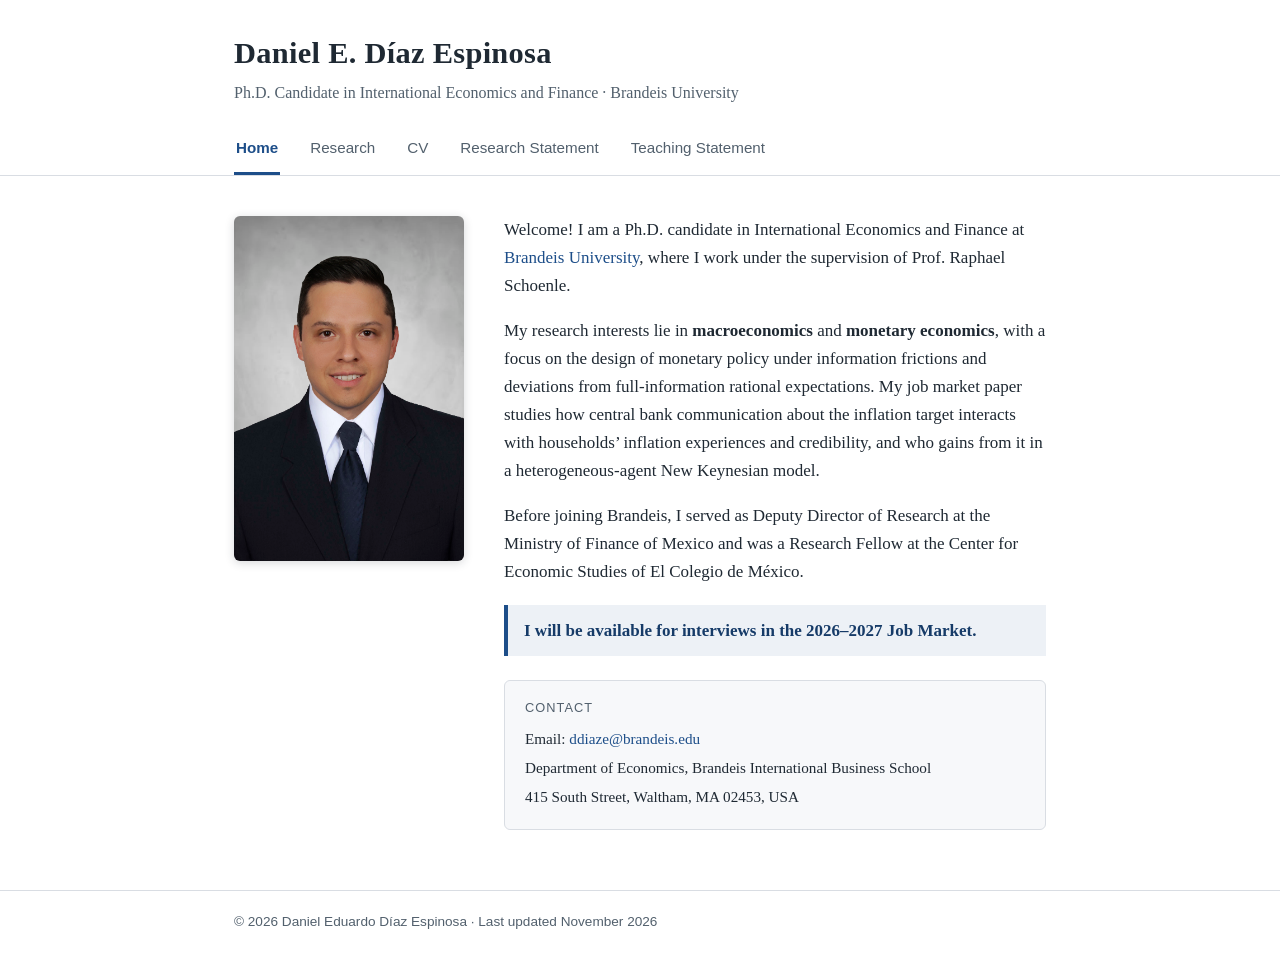
<file: index.html>
<!DOCTYPE html>
<html lang="en">
<head>
  <meta charset="utf-8">
  <meta name="viewport" content="width=device-width, initial-scale=1">
  <title>Daniel Díaz — Economist</title>
  <meta name="description" content="Daniel Eduardo Díaz Espinosa. Ph.D. candidate in International Economics and Finance at Brandeis University. Macroeconomics, monetary policy, and information frictions.">
  <link rel="stylesheet" href="css/style.css">
</head>
<body>

<header>
  <div class="header-inner">
    <p class="site-name"><a href="index.html">Daniel E. Díaz Espinosa</a></p>
    <p class="site-tagline">Ph.D. Candidate in International Economics and Finance · Brandeis University</p>
    <nav>
      <a href="index.html" class="active">Home</a>
      <a href="research.html">Research</a>
      <a href="cv.html">CV</a>
      <a href="research-statement.html">Research Statement</a>
      <a href="teaching-statement.html">Teaching Statement</a>
    </nav>
  </div>
</header>

<main>
  <div class="profile">
    <img src="images/profile.jpg" alt="Portrait of Daniel Díaz" class="profile-photo">
    <div class="profile-text">
      <p>Welcome! I am a Ph.D. candidate in International Economics and Finance at
      <a href="https://www.brandeis.edu/global/">Brandeis University</a>, where I work under the
      supervision of Prof. Raphael Schoenle.</p>

      <p>My research interests lie in <strong>macroeconomics</strong> and <strong>monetary
      economics</strong>, with a focus on the design of monetary policy under information
      frictions and deviations from full-information rational expectations. My job market
      paper studies how central bank communication about the inflation target interacts with
      households&rsquo; inflation experiences and credibility, and who gains from it in a
      heterogeneous-agent New Keynesian model.</p>

      <p>Before joining Brandeis, I served as Deputy Director of Research at the Ministry of
      Finance of Mexico and was a Research Fellow at the Center for Economic Studies of
      El Colegio de México.</p>

      <p class="availability"><strong>I will be available for interviews in the 2026&ndash;2027 Job Market.</strong></p>

      <div class="contact">
        <p class="label">Contact</p>
        <p>Email: <a href="mailto:ddiaze@brandeis.edu">ddiaze@brandeis.edu</a></p>
        <p>Department of Economics, Brandeis International Business School</p>
        <p>415 South Street, Waltham, MA 02453, USA</p>
      </div>
    </div>
  </div>
</main>

<footer>
  <div class="footer-inner">© 2026 Daniel Eduardo Díaz Espinosa · Last updated November 2026</div>
</footer>

</body>
</html>
</file>
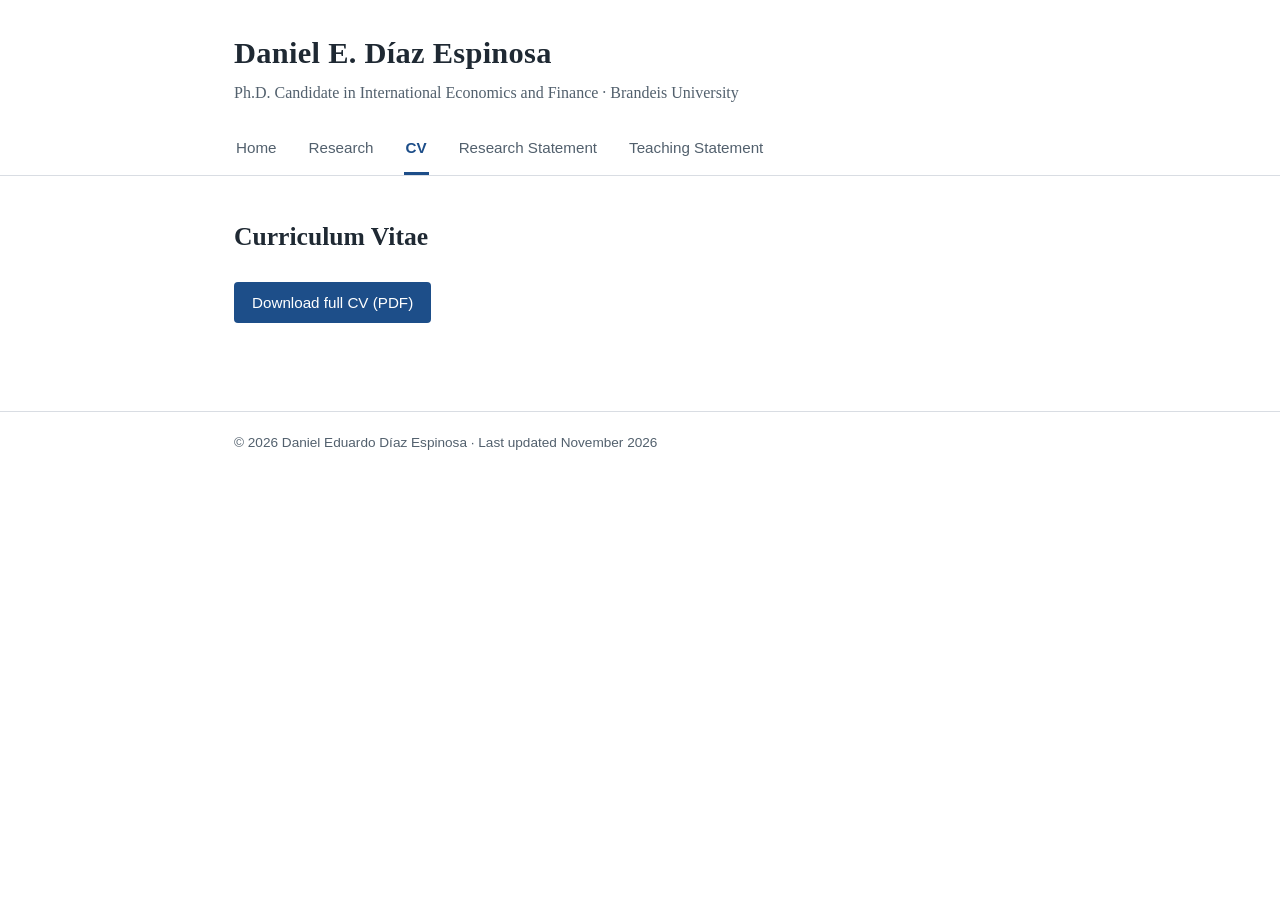
<file: cv.html>
<!DOCTYPE html>
<html lang="en">
<head>
  <meta charset="utf-8">
  <meta name="viewport" content="width=device-width, initial-scale=1">
  <title>CV — Daniel Díaz</title>
  <meta name="description" content="Curriculum vitae of Daniel Díaz, Ph.D. candidate in International Economics and Finance at Brandeis University.">
  <link rel="stylesheet" href="css/style.css">
</head>
<body>

<header>
  <div class="header-inner">
    <p class="site-name"><a href="index.html">Daniel E. Díaz Espinosa</a></p>
    <p class="site-tagline">Ph.D. Candidate in International Economics and Finance · Brandeis University</p>
    <nav>
      <a href="index.html">Home</a>
      <a href="research.html">Research</a>
      <a href="cv.html" class="active">CV</a>
      <a href="research-statement.html">Research Statement</a>
      <a href="teaching-statement.html">Teaching Statement</a>
    </nav>
  </div>
</header>

<main>
  <h1>Curriculum Vitae</h1>

  <p class="cv-download"><a href="files/Diaz_CV.pdf" target="_blank" rel="noopener">Download full CV (PDF)</a></p>
</main>

<footer>
  <div class="footer-inner">© 2026 Daniel Eduardo Díaz Espinosa · Last updated November 2026</div>
</footer>

</body>
</html>
</file>
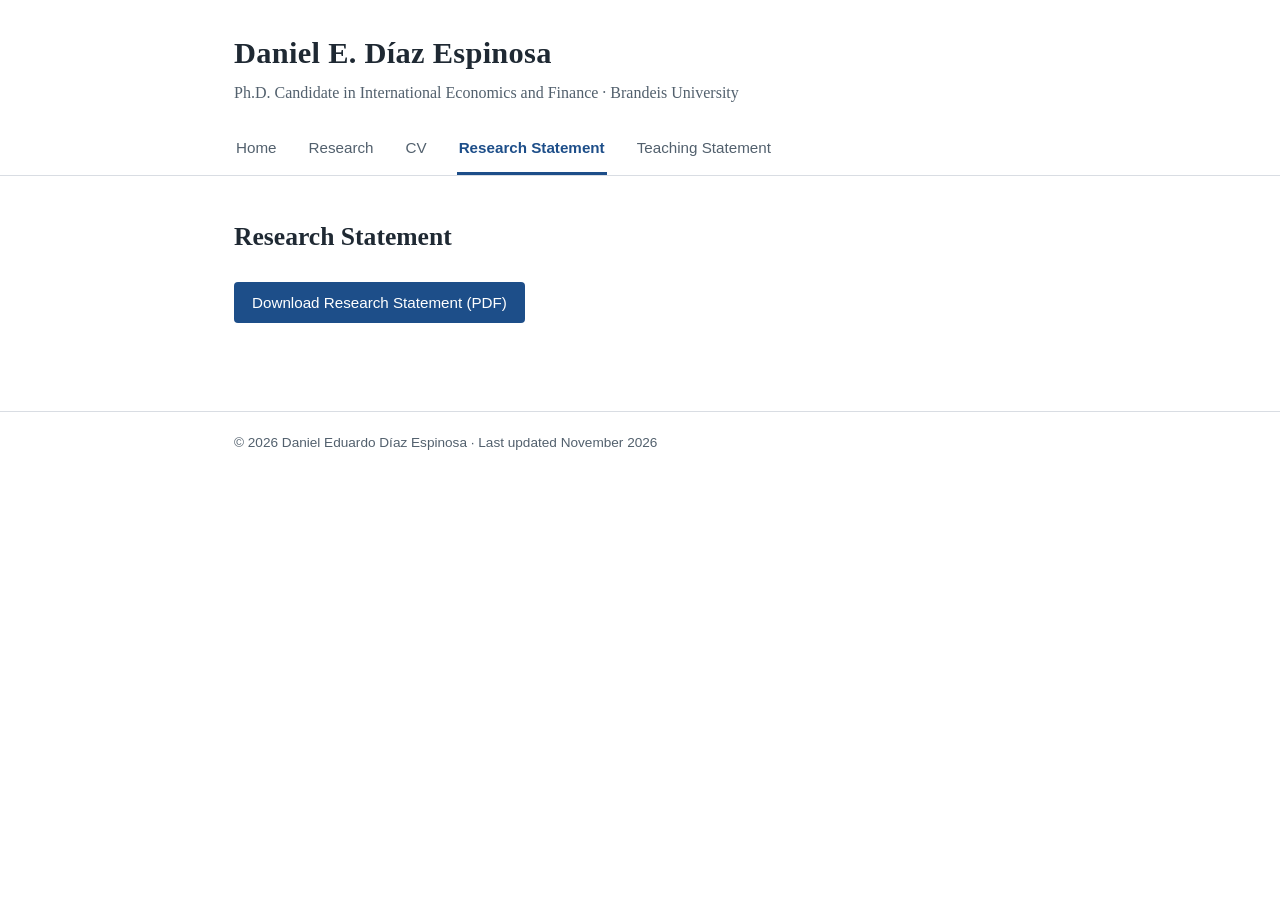
<file: research-statement.html>
<!DOCTYPE html>
<html lang="en">
<head>
  <meta charset="utf-8">
  <meta name="viewport" content="width=device-width, initial-scale=1">
  <title>Research Statement — Daniel Díaz</title>
  <meta name="description" content="Research statement of Daniel Díaz, Ph.D. candidate in International Economics and Finance at Brandeis University.">
  <link rel="stylesheet" href="css/style.css">
</head>
<body>

<header>
  <div class="header-inner">
    <p class="site-name"><a href="index.html">Daniel E. Díaz Espinosa</a></p>
    <p class="site-tagline">Ph.D. Candidate in International Economics and Finance · Brandeis University</p>
    <nav>
      <a href="index.html">Home</a>
      <a href="research.html">Research</a>
      <a href="cv.html">CV</a>
      <a href="research-statement.html" class="active">Research Statement</a>
      <a href="teaching-statement.html">Teaching Statement</a>
    </nav>
  </div>
</header>

<main>
  <h1>Research Statement</h1>

  <p class="cv-download"><a href="files/Diaz_Research_Statement.pdf" target="_blank" rel="noopener">Download Research Statement (PDF)</a></p>
</main>

<footer>
  <div class="footer-inner">© 2026 Daniel Eduardo Díaz Espinosa · Last updated November 2026</div>
</footer>

</body>
</html>
</file>
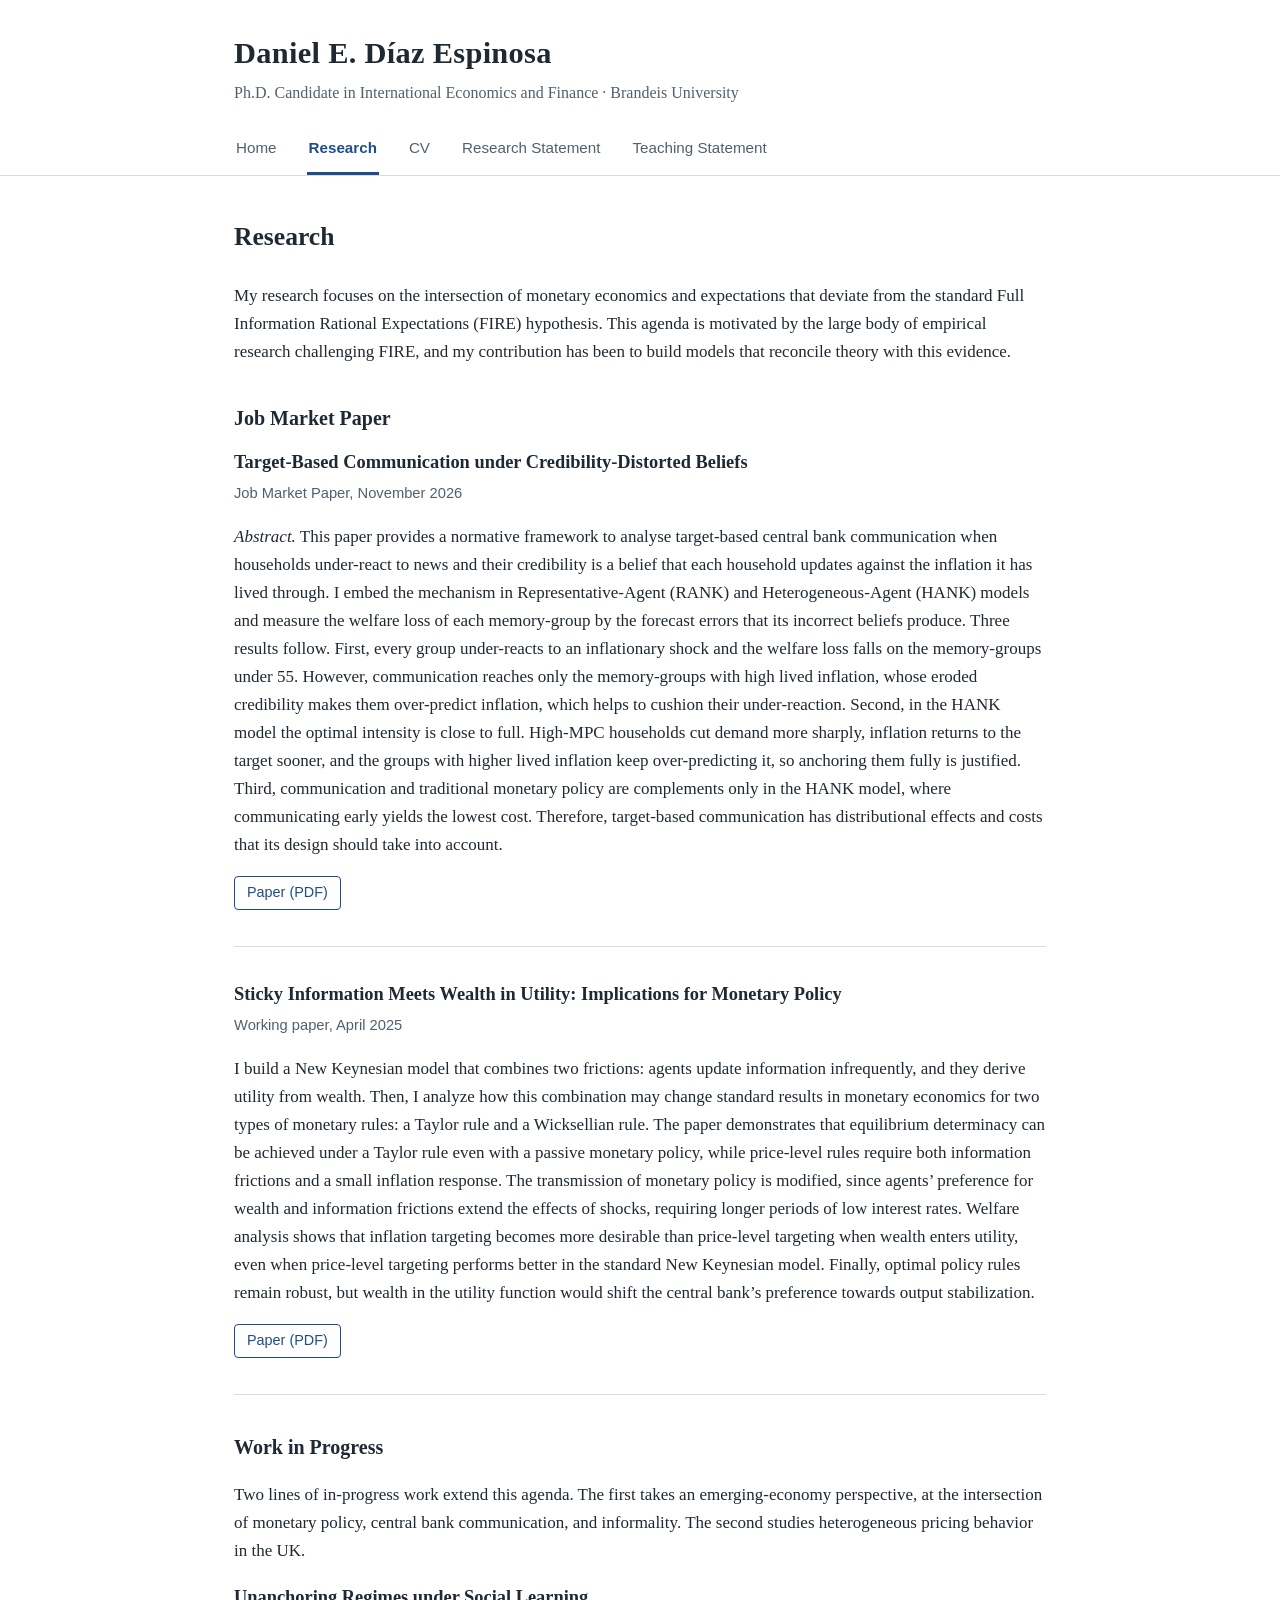
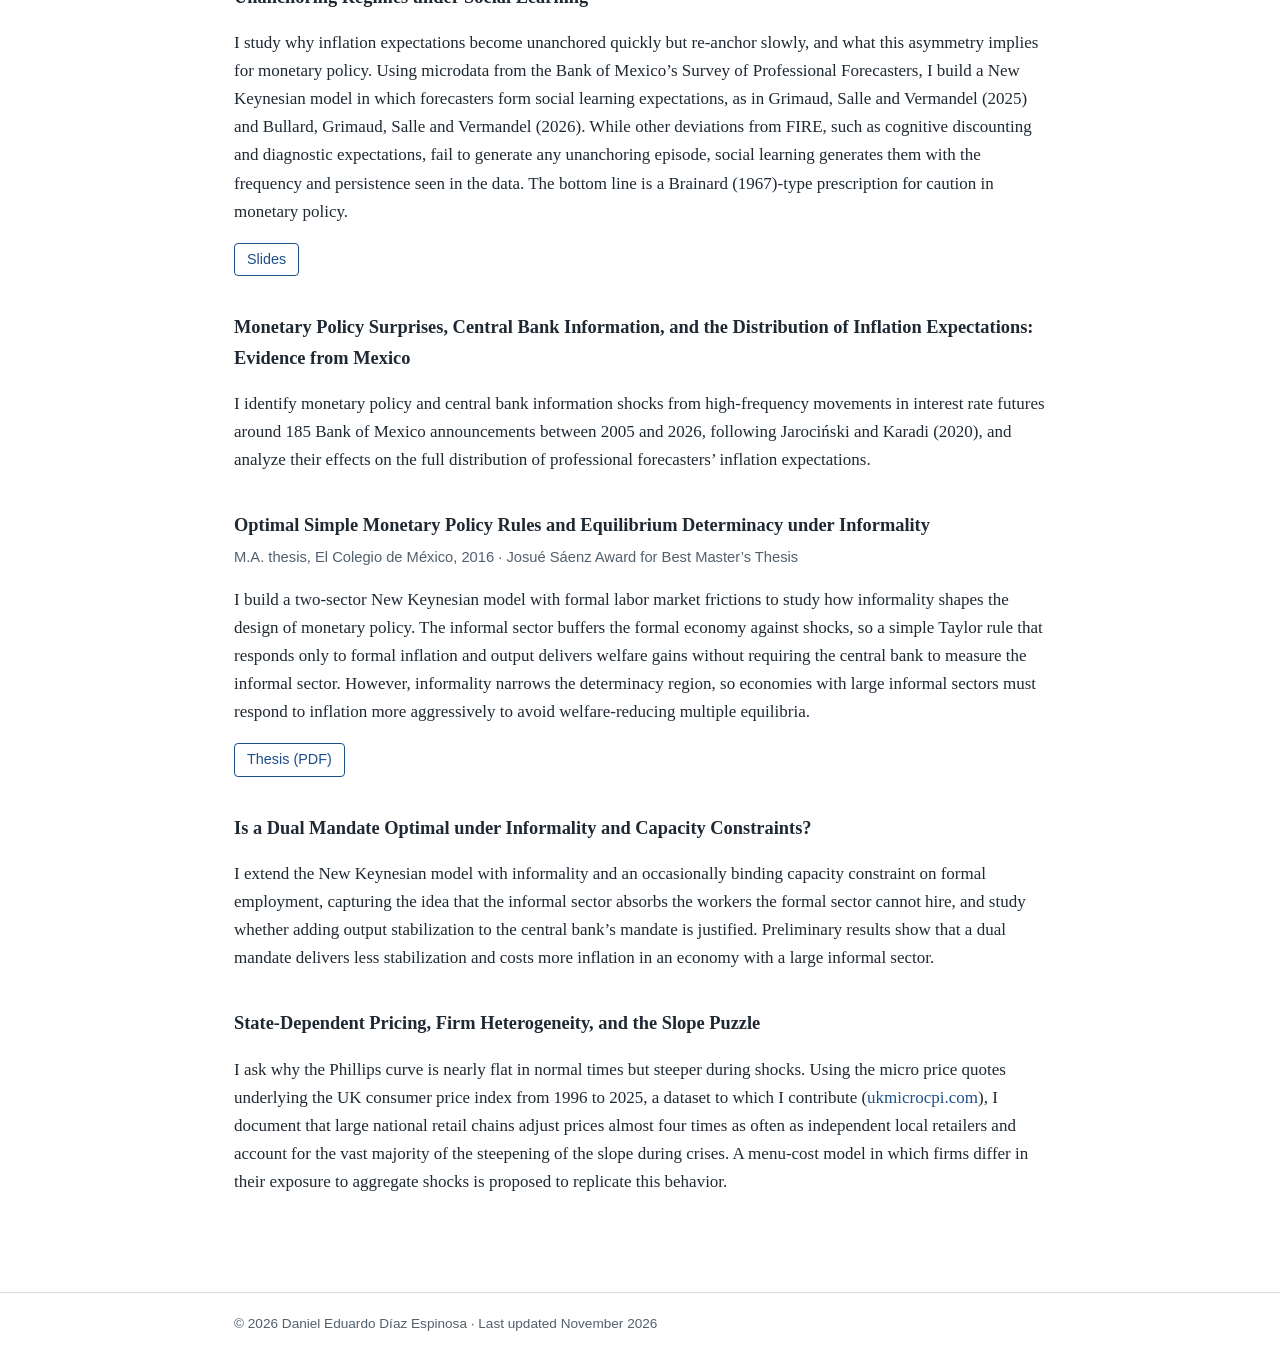
<file: research.html>
<!DOCTYPE html>
<html lang="en">
<head>
  <meta charset="utf-8">
  <meta name="viewport" content="width=device-width, initial-scale=1">
  <title>Research — Daniel Díaz</title>
  <meta name="description" content="Research by Daniel Díaz: central bank communication, credibility, expectation formation, monetary policy, New Keynesian and HANK models.">
  <link rel="stylesheet" href="css/style.css">
</head>
<body>

<header>
  <div class="header-inner">
    <p class="site-name"><a href="index.html">Daniel E. Díaz Espinosa</a></p>
    <p class="site-tagline">Ph.D. Candidate in International Economics and Finance · Brandeis University</p>
    <nav>
      <a href="index.html">Home</a>
      <a href="research.html" class="active">Research</a>
      <a href="cv.html">CV</a>
      <a href="research-statement.html">Research Statement</a>
      <a href="teaching-statement.html">Teaching Statement</a>
    </nav>
  </div>
</header>

<main>
  <h1>Research</h1>

  <p>My research focuses on the intersection of monetary economics and expectations that
  deviate from the standard Full Information Rational Expectations (FIRE) hypothesis. This
  agenda is motivated by the large body of empirical research challenging FIRE, and my
  contribution has been to build models that reconcile theory with this evidence.</p>

  <h2>Job Market Paper</h2>

  <div class="paper">
    <p class="paper-title">Target-Based Communication under Credibility-Distorted Beliefs</p>
    <p class="paper-meta">Job Market Paper, November 2026</p>
    <p><em>Abstract.</em> This paper provides a normative framework to analyse target-based central bank communication
    when households under-react to news and their credibility is a belief that each
    household updates against the inflation it has lived through. I embed the mechanism in
    Representative-Agent (RANK) and Heterogeneous-Agent (HANK) models and measure the
    welfare loss of each memory-group by the forecast errors that its incorrect beliefs
    produce. Three results follow. First, every group under-reacts to an inflationary shock
    and the welfare loss falls on the memory-groups under 55. However, communication reaches
    only the memory-groups with high lived inflation, whose eroded credibility makes them
    over-predict inflation, which helps to cushion their under-reaction. Second, in the HANK
    model the optimal intensity is close to full. High-MPC households cut demand more
    sharply, inflation returns to the target sooner, and the groups with higher lived
    inflation keep over-predicting it, so anchoring them fully is justified. Third,
    communication and traditional monetary policy are complements only in the HANK model,
    where communicating early yields the lowest cost. Therefore, target-based communication
    has distributional effects and costs that its design should take into account.</p>
    <p class="paper-links">
      <a href="files/Diaz_JMP.pdf" target="_blank" rel="noopener">Paper (PDF)</a>
    </p>
  </div>

  <hr class="section-rule">

  <div class="paper">
    <p class="paper-title">Sticky Information Meets Wealth in Utility: Implications for Monetary Policy</p>
    <p class="paper-meta">Working paper, April 2025</p>
    <p>I build a New Keynesian model that combines two frictions: agents update information
    infrequently, and they derive utility from wealth. Then, I analyze how this combination may
    change standard results in monetary economics for two types of monetary rules: a Taylor
    rule and a Wicksellian rule. The paper demonstrates that equilibrium determinacy can be
    achieved under a Taylor rule even with a passive monetary policy, while price-level rules
    require both information frictions and a small inflation response. The transmission of
    monetary policy is modified, since agents&rsquo; preference for wealth and information
    frictions extend the effects of shocks, requiring longer periods of low interest rates.
    Welfare analysis shows that inflation targeting becomes more desirable than price-level
    targeting when wealth enters utility, even when price-level targeting performs better in
    the standard New Keynesian model. Finally, optimal policy rules remain robust, but wealth
    in the utility function would shift the central bank&rsquo;s preference towards output
    stabilization.</p>
    <p class="paper-links">
      <a href="files/Diaz_SIWUNK.pdf" target="_blank" rel="noopener">Paper (PDF)</a>
    </p>
  </div>

  <hr class="section-rule">

  <h2>Work in Progress</h2>

  <p>Two lines of in-progress work extend this agenda. The first takes an emerging-economy
  perspective, at the intersection of monetary policy, central bank communication, and
  informality. The second studies heterogeneous pricing behavior in the UK.</p>

  <div class="paper">
    <p class="paper-title">Unanchoring Regimes under Social Learning</p>
    <p>I study why inflation expectations become unanchored quickly but re-anchor slowly, and
    what this asymmetry implies for monetary policy. Using microdata from the Bank of
    Mexico&rsquo;s Survey of Professional Forecasters, I build a New Keynesian model in which
    forecasters form social learning expectations, as in Grimaud, Salle and Vermandel (2025)
    and Bullard, Grimaud, Salle and Vermandel (2026). While other deviations from FIRE, such as
    cognitive discounting and diagnostic expectations, fail to generate any unanchoring
    episode, social learning generates them with the frequency and persistence seen in the
    data. The bottom line is a Brainard (1967)-type prescription for caution in monetary
    policy.</p>
    <p class="paper-links">
      <a href="files/CredRegimes_SL_slides.pdf" target="_blank" rel="noopener">Slides</a>
    </p>
  </div>

  <div class="paper">
    <p class="paper-title">Monetary Policy Surprises, Central Bank Information, and the Distribution of Inflation Expectations: Evidence from Mexico</p>
    <p>I identify monetary policy and central bank information shocks from high-frequency
    movements in interest rate futures around 185 Bank of Mexico announcements between 2005 and
    2026, following Jarociński and Karadi (2020), and analyze their effects on the full
    distribution of professional forecasters&rsquo; inflation expectations.</p>
  </div>

  <div class="paper">
    <p class="paper-title">Optimal Simple Monetary Policy Rules and Equilibrium Determinacy under Informality</p>
    <p class="paper-meta">M.A. thesis, El Colegio de México, 2016 · Josué Sáenz Award for Best Master&rsquo;s Thesis</p>
    <p>I build a two-sector New Keynesian model with formal labor market frictions to study how
    informality shapes the design of monetary policy. The informal sector buffers the formal
    economy against shocks, so a simple Taylor rule that responds only to formal inflation and
    output delivers welfare gains without requiring the central bank to measure the informal
    sector. However, informality narrows the determinacy region, so economies with large
    informal sectors must respond to inflation more aggressively to avoid welfare-reducing
    multiple equilibria.</p>
    <p class="paper-links">
      <a href="files/Diaz_MA_Thesis.pdf" target="_blank" rel="noopener">Thesis (PDF)</a>
    </p>
  </div>

  <div class="paper">
    <p class="paper-title">Is a Dual Mandate Optimal under Informality and Capacity Constraints?</p>
    <p>I extend the New Keynesian model with informality and an occasionally binding capacity
    constraint on formal employment, capturing the idea that the informal sector absorbs the
    workers the formal sector cannot hire, and study whether adding output stabilization to the
    central bank&rsquo;s mandate is justified. Preliminary results show that a dual mandate
    delivers less stabilization and costs more inflation in an economy with a large informal
    sector.</p>
  </div>

  <div class="paper">
    <p class="paper-title">State-Dependent Pricing, Firm Heterogeneity, and the Slope Puzzle</p>
    <p>I ask why the Phillips curve is nearly flat in normal times but steeper during shocks.
    Using the micro price quotes underlying the UK consumer price index from 1996 to 2025, a
    dataset to which I contribute
    (<a href="https://www.ukmicrocpi.com/code-data" target="_blank" rel="noopener">ukmicrocpi.com</a>),
    I document that large national retail chains adjust prices almost four times as often as
    independent local retailers and account for the vast majority of the steepening of the
    slope during crises. A menu-cost model in which firms differ in their exposure to aggregate
    shocks is proposed to replicate this behavior.</p>
  </div>
</main>

<footer>
  <div class="footer-inner">© 2026 Daniel Eduardo Díaz Espinosa · Last updated November 2026</div>
</footer>

</body>
</html>
</file>
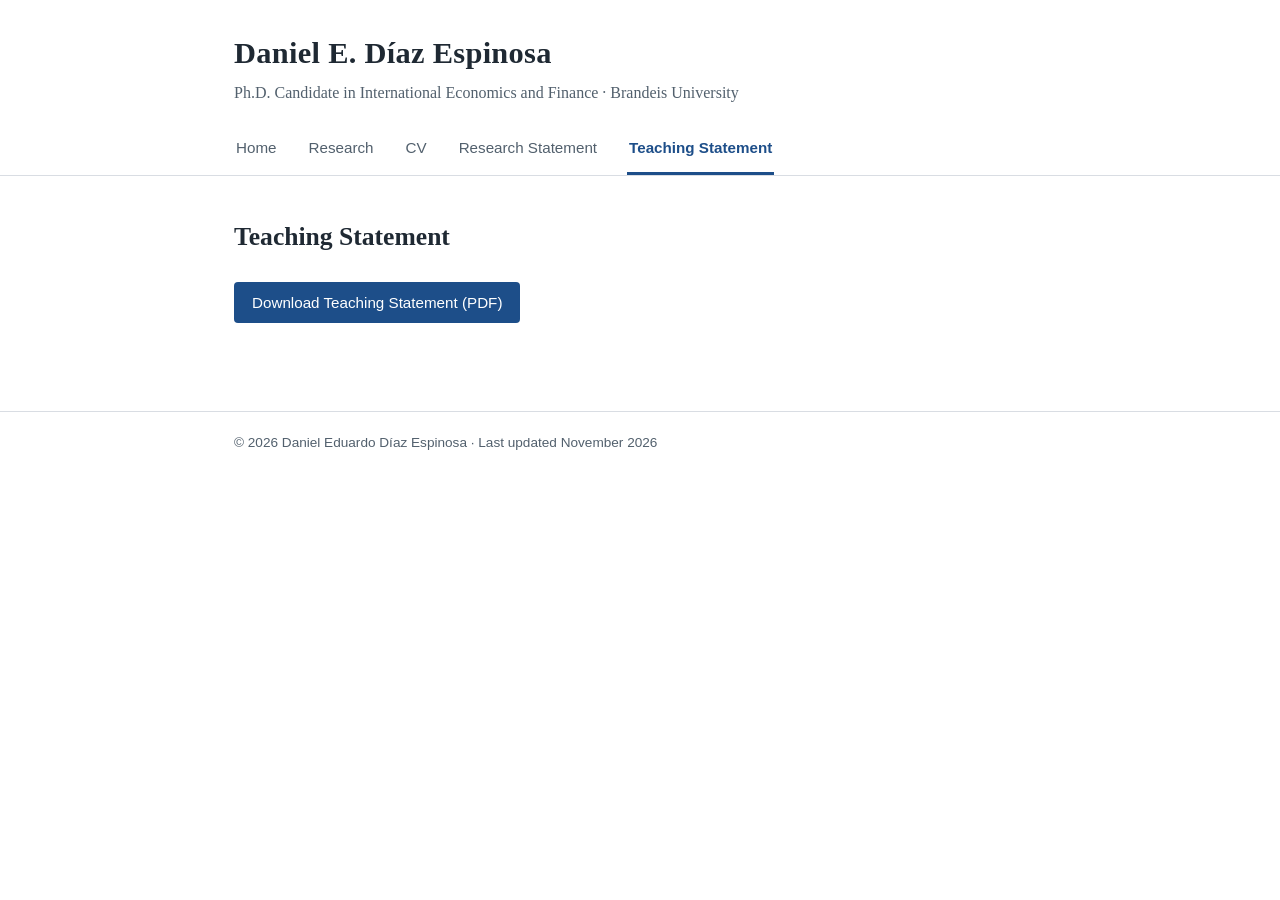
<file: teaching-statement.html>
<!DOCTYPE html>
<html lang="en">
<head>
  <meta charset="utf-8">
  <meta name="viewport" content="width=device-width, initial-scale=1">
  <title>Teaching Statement — Daniel Díaz</title>
  <meta name="description" content="Teaching statement of Daniel Díaz, Ph.D. candidate in International Economics and Finance at Brandeis University.">
  <link rel="stylesheet" href="css/style.css">
</head>
<body>

<header>
  <div class="header-inner">
    <p class="site-name"><a href="index.html">Daniel E. Díaz Espinosa</a></p>
    <p class="site-tagline">Ph.D. Candidate in International Economics and Finance · Brandeis University</p>
    <nav>
      <a href="index.html">Home</a>
      <a href="research.html">Research</a>
      <a href="cv.html">CV</a>
      <a href="research-statement.html">Research Statement</a>
      <a href="teaching-statement.html" class="active">Teaching Statement</a>
    </nav>
  </div>
</header>

<main>
  <h1>Teaching Statement</h1>

  <p class="cv-download"><a href="files/Diaz_Teaching_Statement.pdf" target="_blank" rel="noopener">Download Teaching Statement (PDF)</a></p>
</main>

<footer>
  <div class="footer-inner">© 2026 Daniel Eduardo Díaz Espinosa · Last updated November 2026</div>
</footer>

</body>
</html>
</file>
<file: css/style.css>
/* ===== Daniel Díaz — Academic website ===== */

:root {
  --ink: #1f2933;
  --ink-soft: #52606d;
  --accent: #1d4e89;
  --accent-dark: #163b68;
  --rule: #d9dde3;
  --bg: #ffffff;
  --bg-soft: #f7f8fa;
}

* { box-sizing: border-box; }

body {
  margin: 0;
  font-family: "Palatino Linotype", Palatino, Georgia, "Times New Roman", serif;
  font-size: 17px;
  line-height: 1.65;
  color: var(--ink);
  background: var(--bg);
}

a { color: var(--accent); text-decoration: none; }
a:hover { color: var(--accent-dark); text-decoration: underline; }

/* ---- Header / navigation ---- */
header {
  border-bottom: 1px solid var(--rule);
  background: var(--bg);
}

.header-inner {
  max-width: 860px;
  margin: 0 auto;
  padding: 28px 24px 0;
}

.site-name {
  font-size: 1.9rem;
  font-weight: 700;
  letter-spacing: 0.01em;
  margin: 0 0 2px;
  color: var(--ink);
}

.site-name a { color: inherit; }
.site-name a:hover { text-decoration: none; }

.site-tagline {
  margin: 0;
  color: var(--ink-soft);
  font-size: 1rem;
}

nav {
  margin-top: 18px;
  display: flex;
  flex-wrap: wrap;
  gap: 28px;
  font-family: "Segoe UI", Helvetica, Arial, sans-serif;
  font-size: 0.95rem;
}

nav a {
  padding: 10px 2px 12px;
  color: var(--ink-soft);
  border-bottom: 3px solid transparent;
}

nav a:hover { color: var(--accent); text-decoration: none; }

nav a.active {
  color: var(--accent);
  border-bottom-color: var(--accent);
  font-weight: 600;
}

/* ---- Main layout ---- */
main {
  max-width: 860px;
  margin: 0 auto;
  padding: 40px 24px 60px;
}

h1 {
  font-size: 1.6rem;
  margin: 0 0 24px;
}

h2 {
  font-size: 1.25rem;
  margin: 36px 0 12px;
  color: var(--ink);
}

h2:first-child { margin-top: 0; }

.section-rule {
  border: none;
  border-top: 1px solid var(--rule);
  margin: 32px 0;
}

/* ---- Home page ---- */
.profile {
  display: flex;
  gap: 40px;
  align-items: flex-start;
  flex-wrap: wrap;
}

.profile-photo {
  width: 230px;
  border-radius: 6px;
  box-shadow: 0 2px 10px rgba(31, 41, 51, 0.18);
  flex-shrink: 0;
}

.profile-text { flex: 1; min-width: 280px; }

.profile-text p:first-child { margin-top: 0; }

.contact {
  background: var(--bg-soft);
  border: 1px solid var(--rule);
  border-radius: 6px;
  padding: 16px 20px;
  margin-top: 24px;
  font-size: 0.95rem;
}

.contact p { margin: 4px 0; }

.contact .label {
  font-family: "Segoe UI", Helvetica, Arial, sans-serif;
  font-size: 0.8rem;
  text-transform: uppercase;
  letter-spacing: 0.08em;
  color: var(--ink-soft);
  margin-bottom: 8px;
}

/* ---- Research page ---- */
.paper {
  margin-bottom: 36px;
}

.paper-title {
  font-size: 1.15rem;
  font-weight: 700;
  margin: 0 0 4px;
}

.paper-meta {
  color: var(--ink-soft);
  font-size: 0.92rem;
  margin: 0 0 10px;
  font-family: "Segoe UI", Helvetica, Arial, sans-serif;
}

.paper-links {
  font-family: "Segoe UI", Helvetica, Arial, sans-serif;
  font-size: 0.9rem;
  margin: 10px 0 0;
}

.paper-links a {
  display: inline-block;
  border: 1px solid var(--accent);
  border-radius: 4px;
  padding: 4px 12px;
  margin-right: 8px;
}

.paper-links a:hover {
  background: var(--accent);
  color: #fff;
  text-decoration: none;
}

details.abstract {
  margin-top: 10px;
}

details.abstract summary {
  cursor: pointer;
  color: var(--accent);
  font-family: "Segoe UI", Helvetica, Arial, sans-serif;
  font-size: 0.9rem;
}

details.abstract p {
  margin: 10px 0 0;
  padding-left: 16px;
  border-left: 3px solid var(--rule);
  color: var(--ink-soft);
  text-align: justify;
}

/* ---- CV page ---- */
.cv-download {
  font-family: "Segoe UI", Helvetica, Arial, sans-serif;
  font-size: 0.95rem;
  margin-bottom: 28px;
}

.cv-download a {
  display: inline-block;
  background: var(--accent);
  color: #fff;
  border-radius: 4px;
  padding: 8px 18px;
}

.cv-download a:hover {
  background: var(--accent-dark);
  text-decoration: none;
}

ul.cv-list {
  padding-left: 20px;
  margin: 8px 0 0;
}

ul.cv-list li { margin-bottom: 6px; }

.cv-entry { margin-bottom: 14px; }

.cv-entry .degree { font-weight: 700; }

.cv-entry .detail {
  color: var(--ink-soft);
  font-size: 0.95rem;
}

/* ---- Footer ---- */
footer {
  border-top: 1px solid var(--rule);
  color: var(--ink-soft);
  font-size: 0.85rem;
  font-family: "Segoe UI", Helvetica, Arial, sans-serif;
}

.footer-inner {
  max-width: 860px;
  margin: 0 auto;
  padding: 20px 24px;
}

/* ---- Mobile ---- */
@media (max-width: 640px) {
  .profile { gap: 24px; }
  .profile-photo { width: 180px; margin: 0 auto; }
  nav { gap: 20px; }
}

/* Job-market availability notice on the home page */
.availability {
  margin: 1.2rem 0;
  padding: 0.7rem 1rem;
  border-left: 4px solid var(--accent);
  background: rgba(29, 78, 137, 0.08);
  color: var(--accent-dark);
}
</file>
